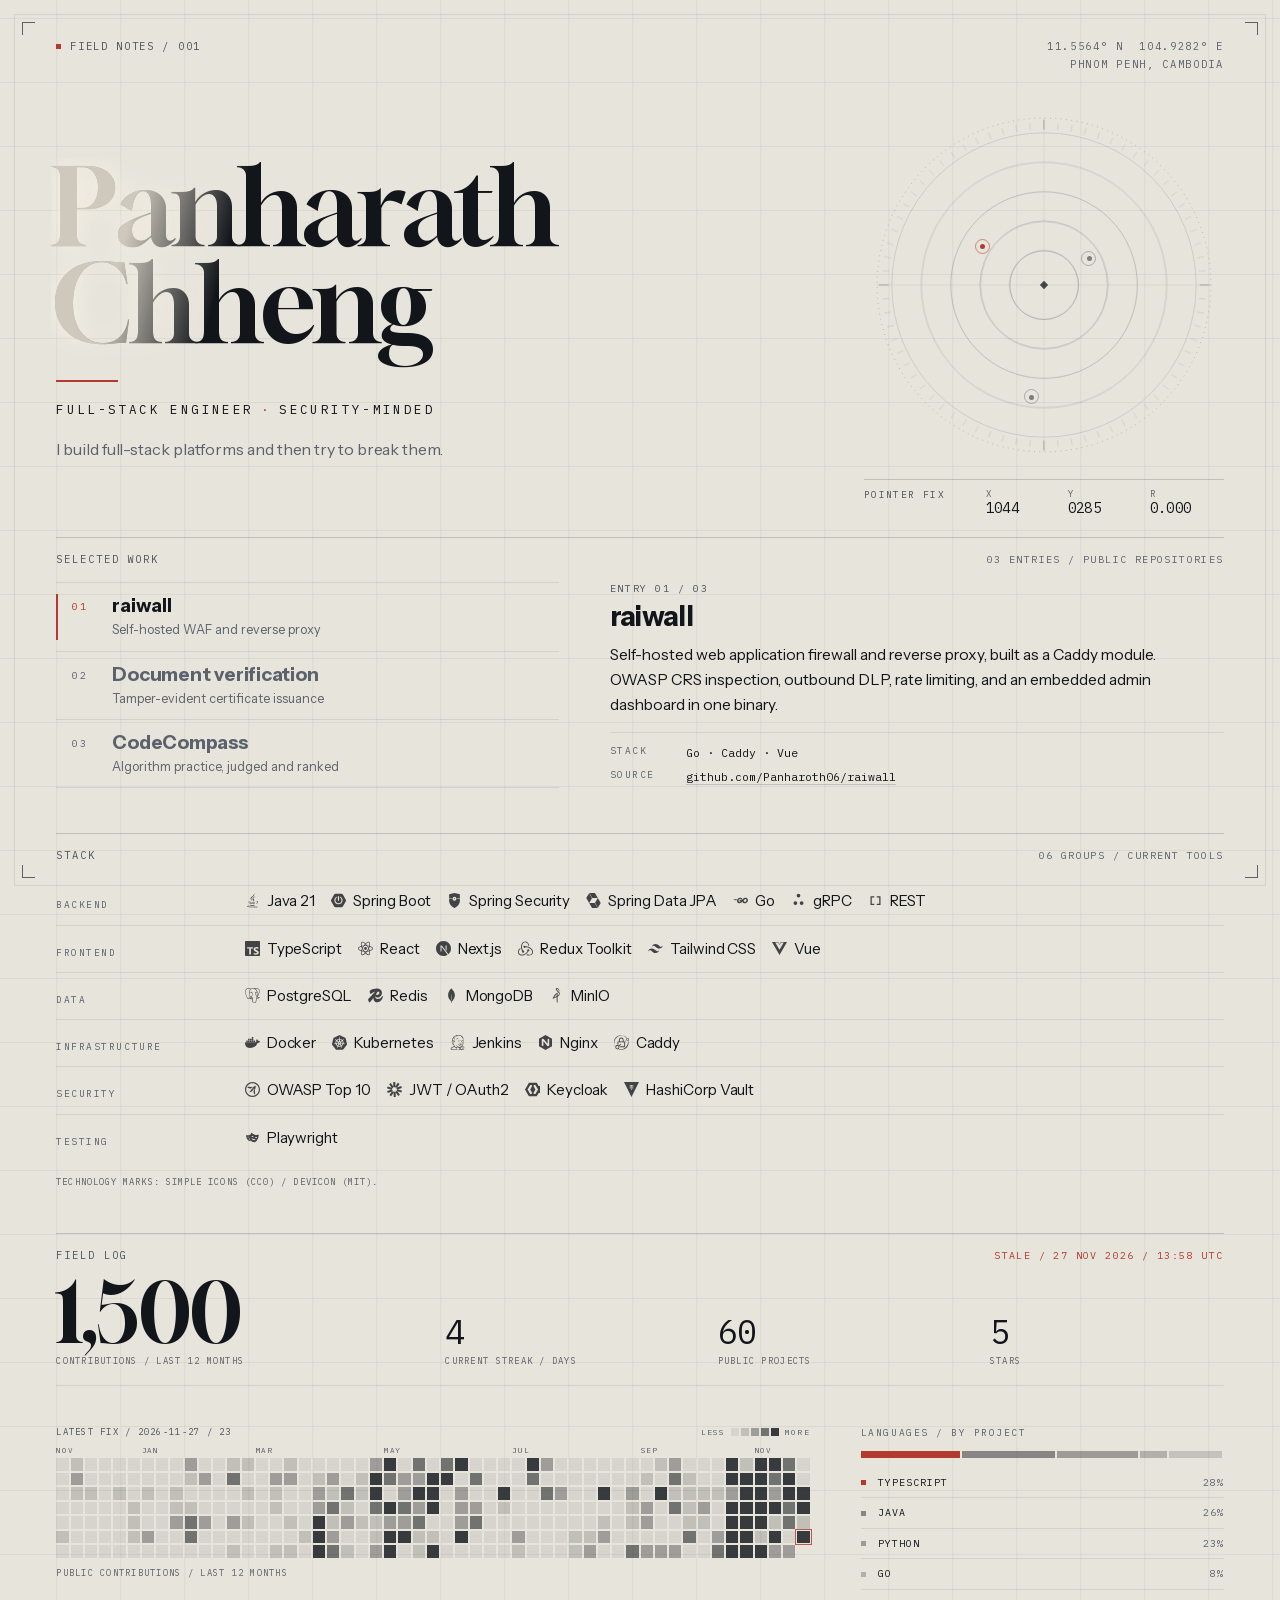
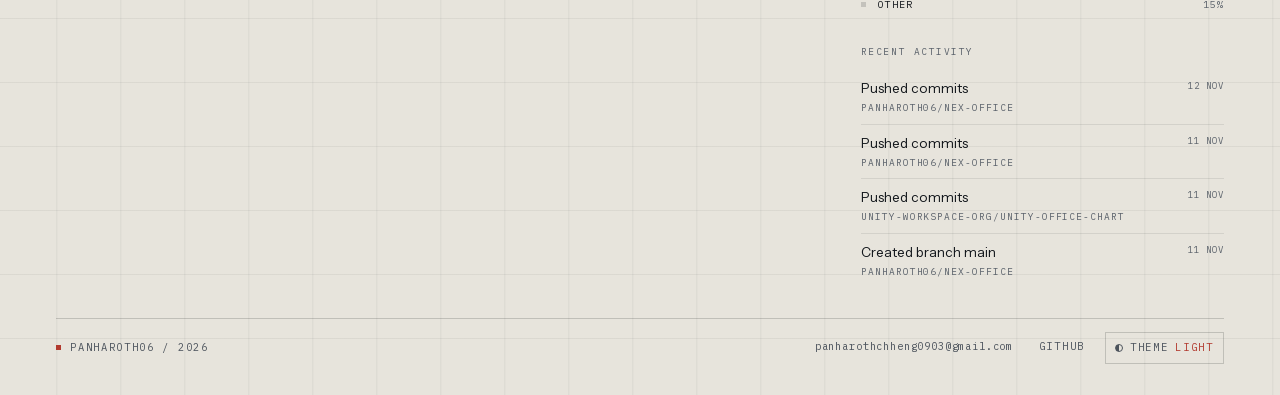
<file: docs/index.html>
<!doctype html>
<html lang="en" data-theme="light">
  <head>
    <meta charset="utf-8" />
    <meta name="viewport" content="width=device-width, initial-scale=1" />
    <title>Panharath Chheng — Field Report 001</title>
    <meta
      name="description"
      content="Panharath Chheng is a full-stack engineer in Phnom Penh who builds platforms and then tests their edges. Selected work: raiwall, document verification, CodeCompass."
    />
    <meta name="author" content="Panharath Chheng" />
    <meta name="theme-color" content="#E7E4DC" />
    <link rel="canonical" href="https://panharoth06.github.io/Panharoth06/" />
    <meta property="og:type" content="website" />
    <meta property="og:title" content="Panharath Chheng — Field Report 001" />
    <meta
      property="og:description"
      content="Full-stack engineer, security-minded. An interactive field plate: pointer readout, project nodes, and three selected works."
    />
    <meta property="og:url" content="https://panharoth06.github.io/Panharoth06/" />
    <meta property="og:image" content="https://panharoth06.github.io/Panharoth06/og.png" />
    <meta property="og:image:width" content="1200" />
    <meta property="og:image:height" content="630" />
    <meta
      property="og:image:alt"
      content="Field Report 001 — Panharath Chheng, full-stack engineer, security-minded."
    />
    <meta name="twitter:card" content="summary_large_image" />
    <meta name="twitter:title" content="Panharath Chheng — Field Report 001" />
    <meta
      name="twitter:description"
      content="Full-stack engineer, security-minded. An interactive field plate: pointer readout, project nodes, and three selected works."
    />
    <meta name="twitter:image" content="https://panharoth06.github.io/Panharoth06/og.png" />
    <link rel="icon" href="favicon.svg" type="image/svg+xml" />
    <link rel="preload" href="fonts/gloock-regular.woff2" as="font" type="font/woff2" crossorigin />
    <link rel="preload" href="fonts/ibm-plex-mono-regular.woff2" as="font" type="font/woff2" crossorigin />
    <link rel="preload" href="fonts/instrument-sans-regular.woff2" as="font" type="font/woff2" crossorigin />
    <script>
      (function () {
        var root = document.documentElement;
        root.classList.add("js");
        var saved = null;
        try {
          saved = localStorage.getItem("field-report-theme");
        } catch (e) {}
        var dark = window.matchMedia("(prefers-color-scheme: dark)").matches;
        var theme = saved === "dark" || saved === "light" ? saved : dark ? "dark" : "light";
        root.dataset.theme = theme;
        var meta = document.querySelector('meta[name="theme-color"]');
        if (meta) meta.setAttribute("content", theme === "dark" ? "#12161B" : "#E7E4DC");
      })();
    </script>
    <link rel="stylesheet" href="styles.css" />
  </head>
  <body>
    <a class="skip" href="#work">Skip to selected work</a>

    <div class="pings" id="pings" aria-hidden="true"></div>
    <div class="frame" aria-hidden="true"></div>
    <span class="corner corner--tl" aria-hidden="true"></span>
    <span class="corner corner--tr" aria-hidden="true"></span>
    <span class="corner corner--bl" aria-hidden="true"></span>
    <span class="corner corner--br" aria-hidden="true"></span>

    <div class="plate" id="plate">
      <div class="grid" aria-hidden="true"></div>

      <header class="rail rail--top">
        <p class="eyebrow"><span class="chip" aria-hidden="true"></span>Field notes / 001</p>
        <p class="coords">11.5564° N&nbsp;&nbsp;104.9282° E<br />Phnom Penh, Cambodia</p>
      </header>

      <main class="page-main">
        <div class="masthead">
          <div class="identity">
            <h1><span>Panharath</span><span>Chheng</span></h1>
            <div class="rule" aria-hidden="true"></div>
            <p class="role">
              <span class="role-part">Full-stack engineer</span><span class="sep" aria-hidden="true">·</span
              ><span class="role-part">Security-minded</span>
            </p>
            <p class="thesis">I build full-stack platforms and then try to break them.</p>
          </div>

          <div class="instrument">
            <div class="aperture">
              <svg class="aperture-svg" viewBox="0 0 440 440" aria-hidden="true" focusable="false">
                <g class="inst-axis">
                  <line x1="16" y1="220" x2="424" y2="220" />
                  <line x1="220" y1="16" x2="220" y2="424" />
                </g>

                <g class="inst-outer">
                  <circle class="inst-dash" cx="220" cy="220" r="204" />
                  <g class="inst-ticks">
                    <line
                      class="inst-tick"
                      x1="410.0"
                      y1="220.0"
                      x2="422.0"
                      y2="220.0"
                      style="--i: 0; --o: 0.34"
                      stroke-width="1.1"
                    />
                    <line
                      class="inst-tick"
                      x1="409.3"
                      y1="236.6"
                      x2="417.7"
                      y2="237.3"
                      style="--i: 1; --o: 0.16"
                      stroke-width="0.7"
                    />
                    <line
                      class="inst-tick"
                      x1="407.1"
                      y1="253.0"
                      x2="415.5"
                      y2="254.5"
                      style="--i: 2; --o: 0.16"
                      stroke-width="0.7"
                    />
                    <line
                      class="inst-tick"
                      x1="403.5"
                      y1="269.2"
                      x2="411.7"
                      y2="271.4"
                      style="--i: 3; --o: 0.16"
                      stroke-width="0.7"
                    />
                    <line
                      class="inst-tick"
                      x1="398.5"
                      y1="285.0"
                      x2="406.5"
                      y2="287.9"
                      style="--i: 4; --o: 0.16"
                      stroke-width="0.7"
                    />
                    <line
                      class="inst-tick"
                      x1="392.2"
                      y1="300.3"
                      x2="399.9"
                      y2="303.9"
                      style="--i: 5; --o: 0.16"
                      stroke-width="0.7"
                    />
                    <line
                      class="inst-tick"
                      x1="384.5"
                      y1="315.0"
                      x2="391.9"
                      y2="319.2"
                      style="--i: 6; --o: 0.16"
                      stroke-width="0.7"
                    />
                    <line
                      class="inst-tick"
                      x1="375.6"
                      y1="329.0"
                      x2="382.6"
                      y2="333.9"
                      style="--i: 7; --o: 0.16"
                      stroke-width="0.7"
                    />
                    <line
                      class="inst-tick"
                      x1="365.5"
                      y1="342.1"
                      x2="372.1"
                      y2="347.6"
                      style="--i: 8; --o: 0.16"
                      stroke-width="0.7"
                    />
                    <line
                      class="inst-tick"
                      x1="354.4"
                      y1="354.4"
                      x2="360.4"
                      y2="360.4"
                      style="--i: 9; --o: 0.16"
                      stroke-width="0.7"
                    />
                    <line
                      class="inst-tick"
                      x1="342.1"
                      y1="365.5"
                      x2="347.6"
                      y2="372.1"
                      style="--i: 10; --o: 0.16"
                      stroke-width="0.7"
                    />
                    <line
                      class="inst-tick"
                      x1="329.0"
                      y1="375.6"
                      x2="333.9"
                      y2="382.6"
                      style="--i: 11; --o: 0.16"
                      stroke-width="0.7"
                    />
                    <line
                      class="inst-tick"
                      x1="315.0"
                      y1="384.5"
                      x2="319.2"
                      y2="391.9"
                      style="--i: 12; --o: 0.16"
                      stroke-width="0.7"
                    />
                    <line
                      class="inst-tick"
                      x1="300.3"
                      y1="392.2"
                      x2="303.9"
                      y2="399.9"
                      style="--i: 13; --o: 0.16"
                      stroke-width="0.7"
                    />
                    <line
                      class="inst-tick"
                      x1="285.0"
                      y1="398.5"
                      x2="287.9"
                      y2="406.5"
                      style="--i: 14; --o: 0.16"
                      stroke-width="0.7"
                    />
                    <line
                      class="inst-tick"
                      x1="269.2"
                      y1="403.5"
                      x2="271.4"
                      y2="411.7"
                      style="--i: 15; --o: 0.16"
                      stroke-width="0.7"
                    />
                    <line
                      class="inst-tick"
                      x1="253.0"
                      y1="407.1"
                      x2="254.5"
                      y2="415.5"
                      style="--i: 16; --o: 0.16"
                      stroke-width="0.7"
                    />
                    <line
                      class="inst-tick"
                      x1="236.6"
                      y1="409.3"
                      x2="237.3"
                      y2="417.7"
                      style="--i: 17; --o: 0.16"
                      stroke-width="0.7"
                    />
                    <line
                      class="inst-tick"
                      x1="220.0"
                      y1="410.0"
                      x2="220.0"
                      y2="422.0"
                      style="--i: 18; --o: 0.34"
                      stroke-width="1.1"
                    />
                    <line
                      class="inst-tick"
                      x1="203.4"
                      y1="409.3"
                      x2="202.7"
                      y2="417.7"
                      style="--i: 19; --o: 0.16"
                      stroke-width="0.7"
                    />
                    <line
                      class="inst-tick"
                      x1="187.0"
                      y1="407.1"
                      x2="185.5"
                      y2="415.5"
                      style="--i: 20; --o: 0.16"
                      stroke-width="0.7"
                    />
                    <line
                      class="inst-tick"
                      x1="170.8"
                      y1="403.5"
                      x2="168.6"
                      y2="411.7"
                      style="--i: 21; --o: 0.16"
                      stroke-width="0.7"
                    />
                    <line
                      class="inst-tick"
                      x1="155.0"
                      y1="398.5"
                      x2="152.1"
                      y2="406.5"
                      style="--i: 22; --o: 0.16"
                      stroke-width="0.7"
                    />
                    <line
                      class="inst-tick"
                      x1="139.7"
                      y1="392.2"
                      x2="136.1"
                      y2="399.9"
                      style="--i: 23; --o: 0.16"
                      stroke-width="0.7"
                    />
                    <line
                      class="inst-tick"
                      x1="125.0"
                      y1="384.5"
                      x2="120.8"
                      y2="391.9"
                      style="--i: 24; --o: 0.16"
                      stroke-width="0.7"
                    />
                    <line
                      class="inst-tick"
                      x1="111.0"
                      y1="375.6"
                      x2="106.1"
                      y2="382.6"
                      style="--i: 25; --o: 0.16"
                      stroke-width="0.7"
                    />
                    <line
                      class="inst-tick"
                      x1="97.9"
                      y1="365.5"
                      x2="92.4"
                      y2="372.1"
                      style="--i: 26; --o: 0.16"
                      stroke-width="0.7"
                    />
                    <line
                      class="inst-tick"
                      x1="85.6"
                      y1="354.4"
                      x2="79.6"
                      y2="360.4"
                      style="--i: 27; --o: 0.16"
                      stroke-width="0.7"
                    />
                    <line
                      class="inst-tick"
                      x1="74.5"
                      y1="342.1"
                      x2="67.9"
                      y2="347.6"
                      style="--i: 28; --o: 0.16"
                      stroke-width="0.7"
                    />
                    <line
                      class="inst-tick"
                      x1="64.4"
                      y1="329.0"
                      x2="57.4"
                      y2="333.9"
                      style="--i: 29; --o: 0.16"
                      stroke-width="0.7"
                    />
                    <line
                      class="inst-tick"
                      x1="55.5"
                      y1="315.0"
                      x2="48.1"
                      y2="319.2"
                      style="--i: 30; --o: 0.16"
                      stroke-width="0.7"
                    />
                    <line
                      class="inst-tick"
                      x1="47.8"
                      y1="300.3"
                      x2="40.1"
                      y2="303.9"
                      style="--i: 31; --o: 0.16"
                      stroke-width="0.7"
                    />
                    <line
                      class="inst-tick"
                      x1="41.5"
                      y1="285.0"
                      x2="33.5"
                      y2="287.9"
                      style="--i: 32; --o: 0.16"
                      stroke-width="0.7"
                    />
                    <line
                      class="inst-tick"
                      x1="36.5"
                      y1="269.2"
                      x2="28.3"
                      y2="271.4"
                      style="--i: 33; --o: 0.16"
                      stroke-width="0.7"
                    />
                    <line
                      class="inst-tick"
                      x1="32.9"
                      y1="253.0"
                      x2="24.5"
                      y2="254.5"
                      style="--i: 34; --o: 0.16"
                      stroke-width="0.7"
                    />
                    <line
                      class="inst-tick"
                      x1="30.7"
                      y1="236.6"
                      x2="22.3"
                      y2="237.3"
                      style="--i: 35; --o: 0.16"
                      stroke-width="0.7"
                    />
                    <line
                      class="inst-tick"
                      x1="30.0"
                      y1="220.0"
                      x2="18.0"
                      y2="220.0"
                      style="--i: 36; --o: 0.34"
                      stroke-width="1.1"
                    />
                    <line
                      class="inst-tick"
                      x1="30.7"
                      y1="203.4"
                      x2="22.3"
                      y2="202.7"
                      style="--i: 37; --o: 0.16"
                      stroke-width="0.7"
                    />
                    <line
                      class="inst-tick"
                      x1="32.9"
                      y1="187.0"
                      x2="24.5"
                      y2="185.5"
                      style="--i: 38; --o: 0.16"
                      stroke-width="0.7"
                    />
                    <line
                      class="inst-tick"
                      x1="36.5"
                      y1="170.8"
                      x2="28.3"
                      y2="168.6"
                      style="--i: 39; --o: 0.16"
                      stroke-width="0.7"
                    />
                    <line
                      class="inst-tick"
                      x1="41.5"
                      y1="155.0"
                      x2="33.5"
                      y2="152.1"
                      style="--i: 40; --o: 0.16"
                      stroke-width="0.7"
                    />
                    <line
                      class="inst-tick"
                      x1="47.8"
                      y1="139.7"
                      x2="40.1"
                      y2="136.1"
                      style="--i: 41; --o: 0.16"
                      stroke-width="0.7"
                    />
                    <line
                      class="inst-tick"
                      x1="55.5"
                      y1="125.0"
                      x2="48.1"
                      y2="120.7"
                      style="--i: 42; --o: 0.16"
                      stroke-width="0.7"
                    />
                    <line
                      class="inst-tick"
                      x1="64.4"
                      y1="111.0"
                      x2="57.4"
                      y2="106.1"
                      style="--i: 43; --o: 0.16"
                      stroke-width="0.7"
                    />
                    <line
                      class="inst-tick"
                      x1="74.5"
                      y1="97.9"
                      x2="67.9"
                      y2="92.4"
                      style="--i: 44; --o: 0.16"
                      stroke-width="0.7"
                    />
                    <line
                      class="inst-tick"
                      x1="85.6"
                      y1="85.6"
                      x2="79.6"
                      y2="79.6"
                      style="--i: 45; --o: 0.16"
                      stroke-width="0.7"
                    />
                    <line
                      class="inst-tick"
                      x1="97.9"
                      y1="74.5"
                      x2="92.4"
                      y2="67.9"
                      style="--i: 46; --o: 0.16"
                      stroke-width="0.7"
                    />
                    <line
                      class="inst-tick"
                      x1="111.0"
                      y1="64.4"
                      x2="106.1"
                      y2="57.4"
                      style="--i: 47; --o: 0.16"
                      stroke-width="0.7"
                    />
                    <line
                      class="inst-tick"
                      x1="125.0"
                      y1="55.5"
                      x2="120.7"
                      y2="48.1"
                      style="--i: 48; --o: 0.16"
                      stroke-width="0.7"
                    />
                    <line
                      class="inst-tick"
                      x1="139.7"
                      y1="47.8"
                      x2="136.1"
                      y2="40.1"
                      style="--i: 49; --o: 0.16"
                      stroke-width="0.7"
                    />
                    <line
                      class="inst-tick"
                      x1="155.0"
                      y1="41.5"
                      x2="152.1"
                      y2="33.5"
                      style="--i: 50; --o: 0.16"
                      stroke-width="0.7"
                    />
                    <line
                      class="inst-tick"
                      x1="170.8"
                      y1="36.5"
                      x2="168.6"
                      y2="28.3"
                      style="--i: 51; --o: 0.16"
                      stroke-width="0.7"
                    />
                    <line
                      class="inst-tick"
                      x1="187.0"
                      y1="32.9"
                      x2="185.5"
                      y2="24.5"
                      style="--i: 52; --o: 0.16"
                      stroke-width="0.7"
                    />
                    <line
                      class="inst-tick"
                      x1="203.4"
                      y1="30.7"
                      x2="202.7"
                      y2="22.3"
                      style="--i: 53; --o: 0.16"
                      stroke-width="0.7"
                    />
                    <line
                      class="inst-tick"
                      x1="220.0"
                      y1="30.0"
                      x2="220.0"
                      y2="18.0"
                      style="--i: 54; --o: 0.34"
                      stroke-width="1.1"
                    />
                    <line
                      class="inst-tick"
                      x1="236.6"
                      y1="30.7"
                      x2="237.3"
                      y2="22.3"
                      style="--i: 55; --o: 0.16"
                      stroke-width="0.7"
                    />
                    <line
                      class="inst-tick"
                      x1="253.0"
                      y1="32.9"
                      x2="254.5"
                      y2="24.5"
                      style="--i: 56; --o: 0.16"
                      stroke-width="0.7"
                    />
                    <line
                      class="inst-tick"
                      x1="269.2"
                      y1="36.5"
                      x2="271.4"
                      y2="28.3"
                      style="--i: 57; --o: 0.16"
                      stroke-width="0.7"
                    />
                    <line
                      class="inst-tick"
                      x1="285.0"
                      y1="41.5"
                      x2="287.9"
                      y2="33.5"
                      style="--i: 58; --o: 0.16"
                      stroke-width="0.7"
                    />
                    <line
                      class="inst-tick"
                      x1="300.3"
                      y1="47.8"
                      x2="303.9"
                      y2="40.1"
                      style="--i: 59; --o: 0.16"
                      stroke-width="0.7"
                    />
                    <line
                      class="inst-tick"
                      x1="315.0"
                      y1="55.5"
                      x2="319.2"
                      y2="48.1"
                      style="--i: 60; --o: 0.16"
                      stroke-width="0.7"
                    />
                    <line
                      class="inst-tick"
                      x1="329.0"
                      y1="64.4"
                      x2="333.9"
                      y2="57.4"
                      style="--i: 61; --o: 0.16"
                      stroke-width="0.7"
                    />
                    <line
                      class="inst-tick"
                      x1="342.1"
                      y1="74.5"
                      x2="347.6"
                      y2="67.9"
                      style="--i: 62; --o: 0.16"
                      stroke-width="0.7"
                    />
                    <line
                      class="inst-tick"
                      x1="354.4"
                      y1="85.6"
                      x2="360.4"
                      y2="79.6"
                      style="--i: 63; --o: 0.16"
                      stroke-width="0.7"
                    />
                    <line
                      class="inst-tick"
                      x1="365.5"
                      y1="97.9"
                      x2="372.1"
                      y2="92.4"
                      style="--i: 64; --o: 0.16"
                      stroke-width="0.7"
                    />
                    <line
                      class="inst-tick"
                      x1="375.6"
                      y1="111.0"
                      x2="382.6"
                      y2="106.1"
                      style="--i: 65; --o: 0.16"
                      stroke-width="0.7"
                    />
                    <line
                      class="inst-tick"
                      x1="384.5"
                      y1="125.0"
                      x2="391.9"
                      y2="120.7"
                      style="--i: 66; --o: 0.16"
                      stroke-width="0.7"
                    />
                    <line
                      class="inst-tick"
                      x1="392.2"
                      y1="139.7"
                      x2="399.9"
                      y2="136.1"
                      style="--i: 67; --o: 0.16"
                      stroke-width="0.7"
                    />
                    <line
                      class="inst-tick"
                      x1="398.5"
                      y1="155.0"
                      x2="406.5"
                      y2="152.1"
                      style="--i: 68; --o: 0.16"
                      stroke-width="0.7"
                    />
                    <line
                      class="inst-tick"
                      x1="403.5"
                      y1="170.8"
                      x2="411.7"
                      y2="168.6"
                      style="--i: 69; --o: 0.16"
                      stroke-width="0.7"
                    />
                    <line
                      class="inst-tick"
                      x1="407.1"
                      y1="187.0"
                      x2="415.5"
                      y2="185.5"
                      style="--i: 70; --o: 0.16"
                      stroke-width="0.7"
                    />
                    <line
                      class="inst-tick"
                      x1="409.3"
                      y1="203.4"
                      x2="417.7"
                      y2="202.7"
                      style="--i: 71; --o: 0.16"
                      stroke-width="0.7"
                    />
                  </g>
                </g>

                <g class="inst-rings">
                  <circle class="inst-ring" cx="220" cy="220" r="42" pathLength="1" style="--o: 0.34; --d: 0.55s" />
                  <circle class="inst-ring" cx="220" cy="220" r="78" pathLength="1" style="--o: 0.28; --d: 0.63s" />
                  <circle class="inst-ring" cx="220" cy="220" r="114" pathLength="1" style="--o: 0.23; --d: 0.71s" />
                  <circle class="inst-ring" cx="220" cy="220" r="150" pathLength="1" style="--o: 0.18; --d: 0.79s" />
                  <circle class="inst-ring" cx="220" cy="220" r="186" pathLength="1" style="--o: 0.14; --d: 0.87s" />
                </g>

                <g class="inst-center">
                  <rect x="216.4" y="216.4" width="7.2" height="7.2" transform="rotate(45 220 220)" />
                  <circle cx="220" cy="220" r="0.9" />
                </g>

                <g class="inst-reticle" id="reticle">
                  <line x1="-16" y1="0" x2="-6" y2="0" />
                  <line x1="6" y1="0" x2="16" y2="0" />
                  <line x1="0" y1="-16" x2="0" y2="-6" />
                  <line x1="0" y1="6" x2="0" y2="16" />
                  <circle cx="0" cy="0" r="7" />
                  <circle class="reticle-dot" cx="0" cy="0" r="1.7" />
                </g>
              </svg>

              <div class="nodes" role="group" aria-label="Project nodes">
                <button
                  class="node node--raiwall"
                  type="button"
                  data-project="raiwall"
                  aria-pressed="true"
                  aria-controls="details"
                  aria-label="raiwall"
                >
                  <span class="node-tag" aria-hidden="true">raiwall</span>
                </button>
                <button
                  class="node node--document"
                  type="button"
                  data-project="document-verification-backend"
                  aria-pressed="false"
                  aria-controls="details"
                  aria-label="Document verification"
                >
                  <span class="node-tag" aria-hidden="true">document verification</span>
                </button>
                <button
                  class="node node--compass"
                  type="button"
                  data-project="code-compass-backend"
                  aria-pressed="false"
                  aria-controls="details"
                  aria-label="CodeCompass"
                >
                  <span class="node-tag" aria-hidden="true">CodeCompass</span>
                </button>
              </div>
            </div>

            <div class="readout" aria-hidden="true">
              <p class="readout-label" id="fix-label">Pointer fix</p>
              <dl class="readout-values">
                <div>
                  <dt>X</dt>
                  <dd id="rd-x">----</dd>
                </div>
                <div>
                  <dt>Y</dt>
                  <dd id="rd-y">----</dd>
                </div>
                <div>
                  <dt>R</dt>
                  <dd id="rd-r">0.000</dd>
                </div>
              </dl>
            </div>
          </div>
        </div>

        <section class="work" id="work" aria-labelledby="work-title">
          <div class="section-head">
            <h2 id="work-title">Selected work</h2>
            <p class="section-meta">03 entries / public repositories</p>
          </div>

          <div class="work-body">
            <ol class="entries">
              <li>
                <button class="entry" type="button" data-project="raiwall" aria-pressed="true" aria-controls="details">
                  <span class="entry-no">01</span>
                  <span class="entry-main">
                    <span class="entry-name">raiwall</span>
                    <span class="entry-note">Self-hosted WAF and reverse proxy</span>
                  </span>
                </button>
              </li>
              <li>
                <button
                  class="entry"
                  type="button"
                  data-project="document-verification-backend"
                  aria-pressed="false"
                  aria-controls="details"
                >
                  <span class="entry-no">02</span>
                  <span class="entry-main">
                    <span class="entry-name">Document verification</span>
                    <span class="entry-note">Tamper-evident certificate issuance</span>
                  </span>
                </button>
              </li>
              <li>
                <button
                  class="entry"
                  type="button"
                  data-project="code-compass-backend"
                  aria-pressed="false"
                  aria-controls="details"
                >
                  <span class="entry-no">03</span>
                  <span class="entry-main">
                    <span class="entry-name">CodeCompass</span>
                    <span class="entry-note">Algorithm practice, judged and ranked</span>
                  </span>
                </button>
              </li>
            </ol>

            <div class="details" id="details">
              <article class="detail is-active" data-project="raiwall" id="raiwall">
                <p class="detail-kicker">Entry 01 / 03</p>
                <h3>raiwall</h3>
                <p class="detail-desc">
                  Self-hosted web application firewall and reverse proxy, built as a Caddy module. OWASP CRS inspection,
                  outbound DLP, rate limiting, and an embedded admin dashboard in one binary.
                </p>
                <dl class="specs">
                  <div>
                    <dt>Stack</dt>
                    <dd>Go · Caddy · Vue</dd>
                  </div>
                  <div>
                    <dt>Source</dt>
                    <dd>
                      <a href="https://github.com/Panharoth06/raiwall" target="_blank" rel="noopener noreferrer"
                        ><span class="source-full">github.com/Panharoth06/raiwall</span
                        ><span class="source-short">Open repository</span></a
                      >
                    </dd>
                  </div>
                </dl>
              </article>

              <article class="detail" data-project="document-verification-backend" id="document-verification-backend">
                <p class="detail-kicker">Entry 02 / 03</p>
                <h3>Document verification</h3>
                <p class="detail-desc">
                  Tamper-evident certificate issuance and verification. Playwright renders the document; a SHA-256
                  digest proves it hasn't changed since.
                </p>
                <dl class="specs">
                  <div>
                    <dt>Stack</dt>
                    <dd>Java 21 · Spring Boot · PostgreSQL · Playwright</dd>
                  </div>
                  <div>
                    <dt>Source</dt>
                    <dd>
                      <a
                        href="https://github.com/Panharoth06/document-verification-backend"
                        target="_blank"
                        rel="noopener noreferrer"
                        ><span class="source-full">github.com/Panharoth06/document-verification-backend</span
                        ><span class="source-short">Open repository</span></a
                      >
                    </dd>
                  </div>
                </dl>
              </article>

              <article class="detail" data-project="code-compass-backend" id="code-compass-backend">
                <p class="detail-kicker">Entry 03 / 03</p>
                <h3>CodeCompass</h3>
                <p class="detail-desc">
                  Algorithm-practice platform with automated judging, packages, badges, and leaderboards. Built by a
                  small team I led.
                </p>
                <dl class="specs">
                  <div>
                    <dt>Stack</dt>
                    <dd>Spring Boot · Next.js · PostgreSQL</dd>
                  </div>
                  <div>
                    <dt>Source</dt>
                    <dd>
                      <a
                        href="https://github.com/Panharoth06/code-compass-backend"
                        target="_blank"
                        rel="noopener noreferrer"
                        ><span class="source-full">github.com/Panharoth06/code-compass-backend</span
                        ><span class="source-short">Open repository</span></a
                      >
                    </dd>
                  </div>
                </dl>
              </article>
            </div>
          </div>
        </section>

        <section class="stack" id="stack" aria-labelledby="stack-title">
          <div class="section-head">
            <h2 id="stack-title">Stack</h2>
            <p class="section-meta">06 groups / current tools</p>
          </div>

          <div class="stack-body">
            <div class="stack-group">
              <h3>Backend</h3>
              <ul class="tech-list">
                <li class="tech">
                  <svg class="tech-icon" viewBox="0 0 24 24" aria-hidden="true" focusable="false">
                    <use href="icons.svg#icon-java"></use></svg
                  ><span>Java 21</span>
                </li>
                <li class="tech">
                  <svg class="tech-icon" viewBox="0 0 24 24" aria-hidden="true" focusable="false">
                    <use href="icons.svg#icon-springboot"></use></svg
                  ><span>Spring Boot</span>
                </li>
                <li class="tech">
                  <svg class="tech-icon" viewBox="0 0 24 24" aria-hidden="true" focusable="false">
                    <use href="icons.svg#icon-springsecurity"></use></svg
                  ><span>Spring Security</span>
                </li>
                <li class="tech">
                  <svg class="tech-icon" viewBox="0 0 24 24" aria-hidden="true" focusable="false">
                    <use href="icons.svg#icon-springdata"></use></svg
                  ><span>Spring Data JPA</span>
                </li>
                <li class="tech">
                  <svg class="tech-icon" viewBox="0 0 24 24" aria-hidden="true" focusable="false">
                    <use href="icons.svg#icon-go"></use></svg
                  ><span>Go</span>
                </li>
                <li class="tech">
                  <svg class="tech-icon" viewBox="0 0 24 24" aria-hidden="true" focusable="false">
                    <use href="icons.svg#icon-grpc"></use></svg
                  ><span>gRPC</span>
                </li>
                <li class="tech">
                  <svg class="tech-icon" viewBox="0 0 24 24" aria-hidden="true" focusable="false">
                    <use href="icons.svg#icon-rest"></use></svg
                  ><span>REST</span>
                </li>
              </ul>
            </div>
            <div class="stack-group">
              <h3>Frontend</h3>
              <ul class="tech-list">
                <li class="tech">
                  <svg class="tech-icon" viewBox="0 0 24 24" aria-hidden="true" focusable="false">
                    <use href="icons.svg#icon-typescript"></use></svg
                  ><span>TypeScript</span>
                </li>
                <li class="tech">
                  <svg class="tech-icon" viewBox="0 0 24 24" aria-hidden="true" focusable="false">
                    <use href="icons.svg#icon-react"></use></svg
                  ><span>React</span>
                </li>
                <li class="tech">
                  <svg class="tech-icon" viewBox="0 0 24 24" aria-hidden="true" focusable="false">
                    <use href="icons.svg#icon-nextjs"></use></svg
                  ><span>Next.js</span>
                </li>
                <li class="tech">
                  <svg class="tech-icon" viewBox="0 0 24 24" aria-hidden="true" focusable="false">
                    <use href="icons.svg#icon-redux"></use></svg
                  ><span>Redux Toolkit</span>
                </li>
                <li class="tech">
                  <svg class="tech-icon" viewBox="0 0 24 24" aria-hidden="true" focusable="false">
                    <use href="icons.svg#icon-tailwind"></use></svg
                  ><span>Tailwind CSS</span>
                </li>
                <li class="tech">
                  <svg class="tech-icon" viewBox="0 0 24 24" aria-hidden="true" focusable="false">
                    <use href="icons.svg#icon-vue"></use></svg
                  ><span>Vue</span>
                </li>
              </ul>
            </div>
            <div class="stack-group">
              <h3>Data</h3>
              <ul class="tech-list">
                <li class="tech">
                  <svg class="tech-icon" viewBox="0 0 24 24" aria-hidden="true" focusable="false">
                    <use href="icons.svg#icon-postgresql"></use></svg
                  ><span>PostgreSQL</span>
                </li>
                <li class="tech">
                  <svg class="tech-icon" viewBox="0 0 24 24" aria-hidden="true" focusable="false">
                    <use href="icons.svg#icon-redis"></use></svg
                  ><span>Redis</span>
                </li>
                <li class="tech">
                  <svg class="tech-icon" viewBox="0 0 24 24" aria-hidden="true" focusable="false">
                    <use href="icons.svg#icon-mongodb"></use></svg
                  ><span>MongoDB</span>
                </li>
                <li class="tech">
                  <svg class="tech-icon" viewBox="0 0 24 24" aria-hidden="true" focusable="false">
                    <use href="icons.svg#icon-minio"></use></svg
                  ><span>MinIO</span>
                </li>
              </ul>
            </div>
            <div class="stack-group">
              <h3>Infrastructure</h3>
              <ul class="tech-list">
                <li class="tech">
                  <svg class="tech-icon" viewBox="0 0 24 24" aria-hidden="true" focusable="false">
                    <use href="icons.svg#icon-docker"></use></svg
                  ><span>Docker</span>
                </li>
                <li class="tech">
                  <svg class="tech-icon" viewBox="0 0 24 24" aria-hidden="true" focusable="false">
                    <use href="icons.svg#icon-kubernetes"></use></svg
                  ><span>Kubernetes</span>
                </li>
                <li class="tech">
                  <svg class="tech-icon" viewBox="0 0 24 24" aria-hidden="true" focusable="false">
                    <use href="icons.svg#icon-jenkins"></use></svg
                  ><span>Jenkins</span>
                </li>
                <li class="tech">
                  <svg class="tech-icon" viewBox="0 0 24 24" aria-hidden="true" focusable="false">
                    <use href="icons.svg#icon-nginx"></use></svg
                  ><span>Nginx</span>
                </li>
                <li class="tech">
                  <svg class="tech-icon" viewBox="0 0 24 24" aria-hidden="true" focusable="false">
                    <use href="icons.svg#icon-caddy"></use></svg
                  ><span>Caddy</span>
                </li>
              </ul>
            </div>
            <div class="stack-group">
              <h3>Security</h3>
              <ul class="tech-list">
                <li class="tech">
                  <svg class="tech-icon" viewBox="0 0 24 24" aria-hidden="true" focusable="false">
                    <use href="icons.svg#icon-owasp"></use></svg
                  ><span>OWASP Top 10</span>
                </li>
                <li class="tech">
                  <svg class="tech-icon" viewBox="0 0 24 24" aria-hidden="true" focusable="false">
                    <use href="icons.svg#icon-jwt"></use></svg
                  ><span>JWT / OAuth2</span>
                </li>
                <li class="tech">
                  <svg class="tech-icon" viewBox="0 0 24 24" aria-hidden="true" focusable="false">
                    <use href="icons.svg#icon-keycloak"></use></svg
                  ><span>Keycloak</span>
                </li>
                <li class="tech">
                  <svg class="tech-icon" viewBox="0 0 24 24" aria-hidden="true" focusable="false">
                    <use href="icons.svg#icon-vault"></use></svg
                  ><span>HashiCorp Vault</span>
                </li>
              </ul>
            </div>
            <div class="stack-group">
              <h3>Testing</h3>
              <ul class="tech-list">
                <li class="tech">
                  <svg class="tech-icon" viewBox="0 0 24 24" aria-hidden="true" focusable="false">
                    <use href="icons.svg#icon-playwright"></use></svg
                  ><span>Playwright</span>
                </li>
              </ul>
            </div>
          </div>

          <p class="stack-credit">Technology marks: Simple Icons (CC0) / Devicon (MIT).</p>
        </section>

        <section class="activity" id="activity" aria-labelledby="activity-title">
          <div class="section-head">
            <h2 id="activity-title">Field log</h2>
            <p class="section-meta" id="activity-sync">Awaiting sync</p>
          </div>

          <div class="activity-body" id="activity-body" hidden>
            <div class="activity-figures">
              <div class="figure figure--lead">
                <p class="figure-value" id="act-total">—</p>
                <p class="figure-label">Contributions / last 12 months</p>
              </div>
              <div class="figure">
                <p class="figure-value" id="act-streak">—</p>
                <p class="figure-label">Current streak / days</p>
              </div>
              <div class="figure">
                <p class="figure-value" id="act-repos">—</p>
                <p class="figure-label">Public projects</p>
              </div>
              <div class="figure">
                <p class="figure-value" id="act-stars">—</p>
                <p class="figure-label">Stars</p>
              </div>
            </div>

            <div class="activity-grid">
              <div class="heatmap-block">
                <div class="heatmap-head">
                  <p class="heatmap-readout" id="heatmap-readout">Latest fix / —</p>
                  <p class="heatmap-legend" aria-hidden="true">
                    Less
                    <span class="legend-swatches"><i></i><i></i><i></i><i></i><i></i></span>
                    More
                  </p>
                </div>
                <div class="heatmap-months" id="heatmap-months" aria-hidden="true"></div>
                <div
                  class="heatmap"
                  id="heatmap"
                  role="img"
                  aria-label="Public GitHub contribution matrix for the last 12 months."
                ></div>
                <p class="heatmap-note">Public contributions / last 12 months</p>
              </div>

              <div class="activity-side">
                <div class="languages-block">
                  <h3>Languages / by project</h3>
                  <div class="language-bar" id="language-bar" aria-hidden="true"></div>
                  <ul class="language-list" id="language-list"></ul>
                </div>

                <div class="recent-block" id="recent-block">
                  <h3>Recent activity</h3>
                  <ol class="recent-list" id="recent-list"></ol>
                </div>
              </div>
            </div>
          </div>

          <p class="activity-empty" id="activity-empty">No signal yet. The daily sync will populate this log.</p>
        </section>

        <p class="sr-only" id="selection-status" aria-live="polite"></p>
      </main>

      <footer class="rail rail--bottom">
        <p class="footer-id"><span class="chip" aria-hidden="true"></span>Panharoth06 / 2026</p>
        <div class="footer-links">
          <a href="mailto:panharothchheng0903@gmail.com">panharothchheng0903@gmail.com</a>
          <a href="https://github.com/Panharoth06" target="_blank" rel="noopener noreferrer">GitHub</a>
        </div>
        <button class="theme" id="theme" type="button" aria-pressed="false">
          <span class="theme-mark" aria-hidden="true"></span>
          Theme <span class="theme-value" id="theme-value">Light</span>
        </button>
      </footer>
    </div>

    <script src="app.js"></script>
    <script type="application/ld+json">
      {
        "@context": "https://schema.org",
        "@type": "Person",
        "name": "Panharath Chheng",
        "jobTitle": "Full-stack engineer",
        "email": "panharothchheng0903@gmail.com",
        "url": "https://panharoth06.github.io/Panharoth06/",
        "sameAs": ["https://github.com/Panharoth06"],
        "address": {
          "@type": "PostalAddress",
          "addressLocality": "Phnom Penh",
          "addressCountry": "KH"
        }
      }
    </script>
  </body>
</html>
</file>
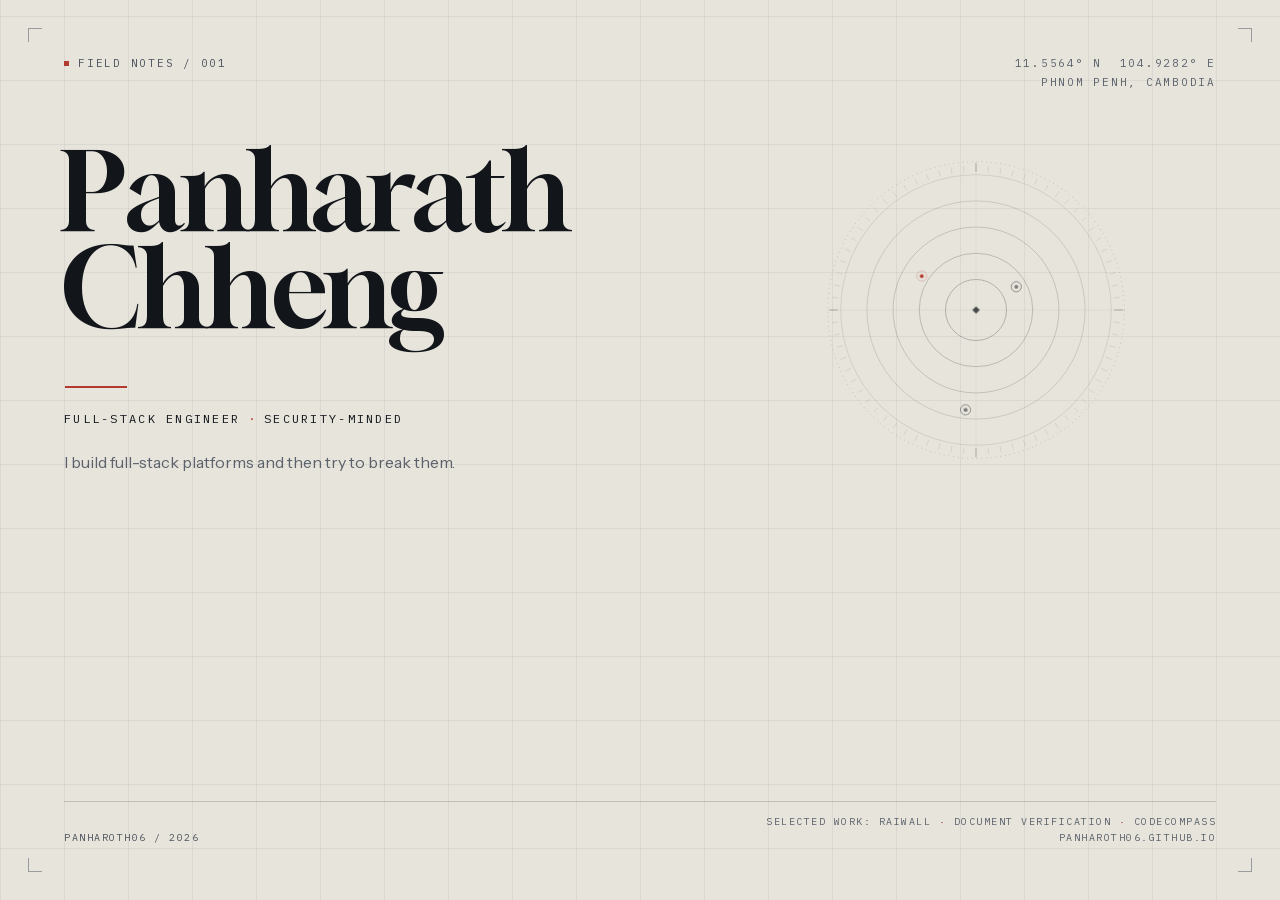
<file: assets/src/og.html>
<!doctype html>
<!-- Source for docs/og.png. Serve the repo root, open
     /assets/src/og.html at 1200x630, and screenshot to docs/og.png. -->
<html lang="en">
<head>
<meta charset="utf-8">
<style>
  @font-face { font-family: "Gloock"; src: url("../../docs/fonts/gloock-regular.woff2") format("woff2"); }
  @font-face { font-family: "Plex"; src: url("../../docs/fonts/ibm-plex-mono-regular.woff2") format("woff2"); }
  @font-face { font-family: "Sans"; src: url("../../docs/fonts/instrument-sans-regular.woff2") format("woff2"); }
  @font-face { font-family: "Sans"; src: url("../../docs/fonts/instrument-sans-bold.woff2") format("woff2"); font-weight: 600; }
  * { box-sizing: border-box; margin: 0; padding: 0; }
  html, body { width: 1200px; height: 630px; overflow: hidden; }
  body {
    background: #E7E4DC; color: #12161B; font-family: "Sans", sans-serif;
    -webkit-font-smoothing: antialiased;
  }
  .grid {
    position: absolute; inset: 0;
    background-image:
      linear-gradient(to right, rgba(18,22,27,.055) 1px, transparent 1px),
      linear-gradient(to bottom, rgba(18,22,27,.055) 1px, transparent 1px);
    background-size: 64px 64px; background-position: 64px 16px;
  }
  .reg { position: absolute; width: 14px; height: 14px; opacity: .55; }
  .reg::before, .reg::after { content: ""; position: absolute; background: #5B626B; }
  .reg::before { width: 14px; height: 1px; }
  .reg::after { width: 1px; height: 14px; }
  .tl { left: 28px; top: 28px; }
  .tr { right: 28px; top: 28px; transform: scaleX(-1); }
  .bl { left: 28px; bottom: 28px; transform: scaleY(-1); }
  .br { right: 28px; bottom: 28px; transform: scale(-1); }
  header {
    position: absolute; left: 64px; right: 64px; top: 54px;
    display: flex; justify-content: space-between; align-items: flex-start;
    font-family: "Plex", monospace; font-size: 11px; line-height: 1.7;
    letter-spacing: .16em; text-transform: uppercase; color: #4C535C;
  }
  .eyebrow { display: flex; gap: 9px; align-items: center; }
  .chip { width: 5px; height: 5px; background: #B23A2E; }
  .coords { text-align: right; color: #5B626B; }
  h1 {
    position: absolute; left: 60px; top: 142px;
    font-family: "Gloock", serif; font-weight: 400; font-size: 108px;
    line-height: .9; letter-spacing: -.02em;
  }
  h1 span { display: block; }
  .rule { position: absolute; left: 65px; top: 386px; width: 62px; height: 2px; background: #B23A2E; }
  .role {
    position: absolute; left: 64px; top: 411px;
    font-family: "Plex", monospace; font-size: 12px; letter-spacing: .19em;
    text-transform: uppercase; color: #12161B;
  }
  .role b { color: #B23A2E; font-weight: 400; padding: 0 .6em; }
  .thesis {
    position: absolute; left: 64px; top: 450px; max-width: 520px;
    font-size: 16px; line-height: 1.55; color: #5B626B;
  }
  .aperture { position: absolute; left: 816px; top: 150px; width: 320px; height: 320px; }
  .aperture svg { width: 100%; height: 100%; overflow: visible; }
  footer {
    position: absolute; left: 64px; right: 64px; bottom: 54px;
    display: flex; justify-content: space-between; align-items: flex-end;
    padding-top: 12px; border-top: 1px solid rgba(18,22,27,.18);
    font-family: "Plex", monospace; font-size: 10px; line-height: 1.6;
    letter-spacing: .15em; text-transform: uppercase; color: #4C535C;
  }
  footer .right { text-align: right; color: #5B626B; }
  footer b { font-weight: 400; color: #B23A2E; }
</style>
</head>
<body>
<div class="grid"></div>
<span class="reg tl"></span><span class="reg tr"></span><span class="reg bl"></span><span class="reg br"></span>
<header>
  <p class="eyebrow"><span class="chip"></span>Field notes / 001</p>
  <p class="coords">11.5564° N&nbsp;&nbsp;104.9282° E<br>Phnom Penh, Cambodia</p>
</header>
<h1><span>Panharath</span><span>Chheng</span></h1>
<div class="rule"></div>
<p class="role">Full-stack engineer<b>·</b>Security-minded</p>
<p class="thesis">I build full-stack platforms and then try to break them.</p>

<div class="aperture">
  <svg viewBox="0 0 440 440" aria-hidden="true">
    <g stroke="#12161B" stroke-width=".6" opacity=".10">
      <line x1="16" y1="220" x2="424" y2="220"/>
      <line x1="220" y1="16" x2="220" y2="424"/>
    </g>
    <g id="ticks" stroke="#12161B"></g>
    <g fill="none" stroke="#12161B">
      <circle cx="220" cy="220" r="42" opacity=".34"/>
      <circle cx="220" cy="220" r="78" opacity=".28"/>
      <circle cx="220" cy="220" r="114" opacity=".23"/>
      <circle cx="220" cy="220" r="150" opacity=".18"/>
      <circle cx="220" cy="220" r="186" opacity=".14"/>
      <circle cx="220" cy="220" r="204" opacity=".30" stroke-dasharray="1 5.5"/>
    </g>
    <g fill="none" stroke="#12161B" opacity=".55">
      <circle cx="145.4" cy="173.4" r="7" stroke="#B23A2E" opacity=".55"/>
      <circle cx="205.6" cy="357.2" r="7"/>
      <circle cx="275.4" cy="188" r="7"/>
    </g>
    <circle cx="145.4" cy="173.4" r="2.6" fill="#B23A2E"/>
    <circle cx="205.6" cy="357.2" r="2.6" fill="#12161B" opacity=".55"/>
    <circle cx="275.4" cy="188" r="2.6" fill="#12161B" opacity=".55"/>
    <rect x="216.4" y="216.4" width="7.2" height="7.2" fill="#12161B" opacity=".75" transform="rotate(45 220 220)"/>
  </svg>
</div>

<footer>
  <p>Panharoth06 / 2026</p>
  <p class="right">Selected work: raiwall <b>·</b> document verification <b>·</b> CodeCompass<br>panharoth06.github.io</p>
</footer>

<script>
  const g = document.getElementById("ticks");
  const cx = 220, cy = 220;
  for (let i = 0; i < 72; i++) {
    const a = (i * 5) * Math.PI / 180;
    const major = i % 18 === 0;
    const r1 = 190, r2 = major ? 202 : 198.5;
    const l = document.createElementNS("http://www.w3.org/2000/svg", "line");
    l.setAttribute("x1", (cx + Math.cos(a) * r1).toFixed(1));
    l.setAttribute("y1", (cy + Math.sin(a) * r1).toFixed(1));
    l.setAttribute("x2", (cx + Math.cos(a) * r2).toFixed(1));
    l.setAttribute("y2", (cy + Math.sin(a) * r2).toFixed(1));
    l.setAttribute("stroke-width", major ? "1.1" : "0.7");
    l.setAttribute("opacity", major ? "0.34" : "0.16");
    g.appendChild(l);
  }
</script>
</body>
</html>
</file>
<file: docs/styles.css>
@font-face {
  font-family: "Gloock";
  src: url("fonts/gloock-regular.woff2") format("woff2");
  font-weight: 400;
  font-style: normal;
  font-display: swap;
}
@font-face {
  font-family: "IBM Plex Mono";
  src: url("fonts/ibm-plex-mono-regular.woff2") format("woff2");
  font-weight: 400;
  font-style: normal;
  font-display: swap;
}
@font-face {
  font-family: "Instrument Sans";
  src: url("fonts/instrument-sans-regular.woff2") format("woff2");
  font-weight: 400;
  font-style: normal;
  font-display: swap;
}
@font-face {
  font-family: "Instrument Sans";
  src: url("fonts/instrument-sans-bold.woff2") format("woff2");
  font-weight: 600;
  font-style: normal;
  font-display: swap;
}

:root {
  color-scheme: light;
  --paper: #E7E4DC;
  --ink: #12161B;
  --quiet: #5B626B;
  --micro: #4C535C;
  --accent: #B23A2E;
  --accent-ink: #B23A2E;
  --grid: rgba(18, 22, 27, 0.055);
  --rule: rgba(18, 22, 27, 0.18);
  --rule-soft: rgba(18, 22, 27, 0.09);
  --wash: rgba(18, 22, 27, 0.035);
  --selection: rgba(178, 58, 46, 0.18);
  --shine: #FFF7E6;
  --shine-opacity: 0.80;

  --display: "Gloock", Georgia, "Times New Roman", serif;
  --mono: "IBM Plex Mono", ui-monospace, SFMono-Regular, Menlo, monospace;
  --sans: "Instrument Sans", system-ui, -apple-system, "Segoe UI", sans-serif;

  --ease: cubic-bezier(0.22, 1, 0.36, 1);
  --pad-x: clamp(22px, 4.4vw, 64px);
  --pad-y: clamp(26px, 4.2vh, 46px);
  --cell: 64px;
  --inst: clamp(250px, min(34vw, 40vh), 410px);
}

html[data-theme="dark"] {
  color-scheme: dark;
  --paper: #12161B;
  --ink: #E7E4DC;
  --quiet: #9AA0A6;
  --micro: #B4B8BC;
  --accent: #D2493C;
  --accent-ink: #E06A5C;
  --grid: rgba(231, 228, 220, 0.05);
  --rule: rgba(231, 228, 220, 0.20);
  --rule-soft: rgba(231, 228, 220, 0.10);
  --wash: rgba(231, 228, 220, 0.04);
  --selection: rgba(210, 73, 60, 0.22);
  --shine: #FFF3DA;
  --shine-opacity: 0.68;
}

*,
*::before,
*::after {
  box-sizing: border-box;
}

html {
  -webkit-text-size-adjust: 100%;
}

body {
  margin: 0;
  background: var(--paper);
  color: var(--ink);
  font-family: var(--sans);
  font-size: 16px;
  line-height: 1.55;
  -webkit-font-smoothing: antialiased;
  -moz-osx-font-smoothing: grayscale;
  text-rendering: optimizeLegibility;
  transition: background-color 0.4s ease, color 0.4s ease;
}

::selection {
  background: var(--accent);
  color: var(--paper);
}

a {
  color: inherit;
}

p,
h1,
h2,
h3,
dl,
dd {
  margin: 0;
}

button {
  font: inherit;
  color: inherit;
}

:focus-visible {
  outline: 2px solid var(--accent);
  outline-offset: 4px;
}

.sr-only {
  position: absolute;
  width: 1px;
  height: 1px;
  padding: 0;
  margin: -1px;
  overflow: hidden;
  clip: rect(0 0 0 0);
  white-space: nowrap;
  border: 0;
}

.skip {
  position: fixed;
  left: 16px;
  top: 16px;
  z-index: 120;
  transform: translateY(-180%);
  background: var(--ink);
  color: var(--paper);
  font-family: var(--mono);
  font-size: 11px;
  line-height: 1;
  letter-spacing: 0.14em;
  text-transform: uppercase;
  text-decoration: none;
  padding: 11px 13px;
  transition: transform 0.2s ease;
}

.skip:focus {
  transform: none;
}

/* ---------- fixed plate frame ---------- */

.frame {
  position: fixed;
  inset: 14px;
  border: 1px solid var(--rule-soft);
  pointer-events: none;
  z-index: 50;
  animation: fade 1s ease-out both;
}

.corner {
  position: fixed;
  width: 13px;
  height: 13px;
  z-index: 51;
  pointer-events: none;
  opacity: 0.55;
  animation: fade 1s ease-out 0.1s both;
}

.corner::before,
.corner::after {
  content: "";
  position: absolute;
  background: var(--quiet);
}

.corner::before {
  width: 13px;
  height: 1px;
}

.corner::after {
  width: 1px;
  height: 13px;
}

.corner--tl {
  left: 22px;
  top: 22px;
}

.corner--tr {
  right: 22px;
  top: 22px;
  transform: scaleX(-1);
}

.corner--bl {
  left: 22px;
  bottom: 22px;
  transform: scaleY(-1);
}

.corner--br {
  right: 22px;
  bottom: 22px;
  transform: scale(-1);
}

/* ---------- the plate ---------- */

.plate {
  position: relative;
  min-height: 100vh;
  min-height: 100svh;
  display: flex;
  flex-direction: column;
  padding: var(--pad-y) var(--pad-x) calc(var(--pad-y) * 0.82);
  --mx: 0;
  --my: 0;
}

.grid {
  position: absolute;
  inset: 0;
  pointer-events: none;
  background-image:
    linear-gradient(to right, var(--grid) 1px, transparent 1px),
    linear-gradient(to bottom, var(--grid) 1px, transparent 1px);
  background-size: var(--cell) var(--cell);
  background-position: var(--pad-x) 18px;
  animation: fade 1.3s ease-out 0.08s both;
}

.rail {
  position: relative;
  z-index: 2;
  display: flex;
  justify-content: space-between;
  align-items: flex-start;
  gap: 20px;
  font-family: var(--mono);
  font-size: 10.5px;
  line-height: 1.7;
  letter-spacing: 0.16em;
  text-transform: uppercase;
  color: var(--micro);
}

.rail--top {
  animation: fade 0.9s ease-out 0.18s both;
}

.eyebrow,
.footer-id {
  display: flex;
  align-items: center;
  gap: 9px;
}

.chip {
  display: inline-block;
  flex: none;
  width: 5px;
  height: 5px;
  background: var(--accent);
}

.coords {
  color: var(--quiet);
  text-align: right;
}

/* ---------- masthead ---------- */

.page-main {
  position: relative;
  z-index: 2;
  flex: 1;
  min-height: 0;
  display: flex;
  flex-direction: column;
}

.masthead {
  position: relative;
  z-index: 2;
  flex: 1;
  min-height: 0;
  display: grid;
  grid-template-columns: minmax(0, 1.18fr) minmax(300px, 0.82fr);
  gap: clamp(24px, 4vw, 64px);
  align-items: center;
  padding: clamp(18px, 3.5vh, 40px) 0 clamp(14px, 2.5vh, 30px);
}

.identity {
  position: relative;
  min-width: 0;
  translate: calc(var(--mx) * 6px) calc(var(--my) * 6px);
}

h1 {
  margin-left: -0.045em;
  font-family: var(--display);
  font-weight: 400;
  font-size: clamp(3.9rem, 8.4vw, 8.8rem);
  line-height: 0.9;
  letter-spacing: -0.02em;
}

h1 span {
  display: block;
}

h1 span:nth-child(1) {
  animation: rise 1.15s var(--ease) 0.28s both;
}

h1 span:nth-child(2) {
  animation: rise 1.15s var(--ease) 0.4s both;
}

/* A warm raking light crosses the name, then rests. */
.h1-shine {
  position: absolute;
  inset: 0;
  margin-left: -0.045em;
  color: var(--shine);
  opacity: var(--shine-opacity);
  pointer-events: none;
  user-select: none;
  -webkit-text-stroke: 0.4px var(--shine);
  text-shadow: 0 0 24px var(--shine);
  -webkit-mask-image: linear-gradient(105deg, transparent 36%, #000 44%, #000 56%, transparent 64%);
  mask-image: linear-gradient(105deg, transparent 36%, #000 44%, #000 56%, transparent 64%);
  -webkit-mask-size: 180% 180%;
  mask-size: 180% 180%;
  -webkit-mask-position: 110% 110%;
  mask-position: 110% 110%;
  -webkit-mask-repeat: no-repeat;
  mask-repeat: no-repeat;
  animation: rake-name 7s cubic-bezier(0.4, 0, 0.2, 1) 2.4s infinite;
}

.h1-shine span {
  animation: none !important;
  opacity: 1 !important;
  transform: none !important;
}

@keyframes rake-name {
  0% {
    -webkit-mask-position: 110% 110%;
    mask-position: 110% 110%;
  }
  51% {
    -webkit-mask-position: -10% -10%;
    mask-position: -10% -10%;
  }
  100% {
    -webkit-mask-position: -10% -10%;
    mask-position: -10% -10%;
  }
}

.rule {
  width: 62px;
  height: 2px;
  margin-top: clamp(22px, 3.2vh, 34px);
  background: var(--accent);
  transform-origin: left center;
  animation: rule-in 0.8s var(--ease) 0.88s both;
}

.role {
  margin-top: 18px;
  font-family: var(--mono);
  font-size: 12.5px;
  line-height: 1.5;
  letter-spacing: 0.19em;
  text-transform: uppercase;
  animation: rise-sm 0.9s var(--ease) 0.98s both;
}

.role-part {
  white-space: nowrap;
}

.role .sep {
  color: var(--accent);
  padding: 0 0.62em;
}

.thesis {
  max-width: 44ch;
  margin-top: 18px;
  font-size: 16px;
  line-height: 1.58;
  letter-spacing: -0.005em;
  color: var(--quiet);
  animation: rise-sm 0.9s var(--ease) 1.1s both;
}

/* ---------- instrument ---------- */

.instrument {
  width: var(--inst);
  max-width: 100%;
  margin-left: auto;
  translate: calc(var(--mx) * -12px) calc(var(--my) * -12px);
  animation: rise-sm 1.25s var(--ease) 0.5s both;
}

.aperture {
  position: relative;
  width: 100%;
  aspect-ratio: 1;
}

.aperture-svg {
  display: block;
  width: 100%;
  height: auto;
  overflow: visible;
}

.inst-axis line {
  stroke: var(--ink);
  stroke-width: 0.6;
  opacity: 0.1;
}

.inst-outer {
  transform-box: view-box;
  transform-origin: 220px 220px;
  animation: orbit 240s linear 1.6s infinite;
}

.inst-dash {
  fill: none;
  stroke: var(--ink);
  stroke-width: 1;
  opacity: 0.3;
  stroke-dasharray: 1 5.5;
}

.inst-tick {
  stroke: var(--ink);
  opacity: 0;
  animation: tick-in 0.7s ease-out both;
  animation-delay: calc(0.85s + var(--i) * 7ms);
}

.inst-ring {
  fill: none;
  stroke: var(--ink);
  stroke-width: 1;
  stroke-dasharray: 1;
  stroke-dashoffset: 1;
  opacity: var(--o);
  animation: ring-in 1.35s var(--ease) var(--d) both;
}

.inst-center rect {
  fill: var(--ink);
  opacity: 0.75;
}

.inst-center circle {
  fill: var(--ink);
  opacity: 0.55;
}

.inst-reticle {
  opacity: 0;
  transition: opacity 0.28s ease;
}

.inst-reticle line {
  stroke: var(--accent);
  stroke-width: 0.8;
  opacity: 0.85;
}

.inst-reticle circle {
  fill: none;
  stroke: var(--accent);
  stroke-width: 0.8;
  opacity: 0.75;
}

.inst-reticle .reticle-dot {
  fill: var(--accent);
  stroke: none;
  opacity: 1;
}

/* ---------- project nodes ---------- */

.nodes {
  position: absolute;
  inset: 0;
}

.node {
  position: absolute;
  width: 38px;
  height: 38px;
  margin: -19px 0 0 -19px;
  padding: 0;
  background: none;
  border: 0;
  border-radius: 50%;
  cursor: pointer;
  -webkit-tap-highlight-color: transparent;
}

.node::before {
  content: "";
  position: absolute;
  left: 50%;
  top: 50%;
  width: 15px;
  height: 15px;
  margin: -8px 0 0 -8px;
  border: 1px solid var(--ink);
  border-radius: 50%;
  opacity: 0.28;
  transition: border-color 0.25s ease, opacity 0.25s ease, transform 0.25s ease;
}

.node::after {
  content: "";
  position: absolute;
  left: 50%;
  top: 50%;
  width: 5px;
  height: 5px;
  margin: -2.5px 0 0 -2.5px;
  border-radius: 50%;
  background: var(--ink);
  opacity: 0.5;
  transition: background-color 0.25s ease, opacity 0.25s ease;
}

.node:hover::before,
.node:focus-visible::before {
  border-color: var(--accent);
  opacity: 0.72;
  transform: scale(1.16);
}

.node:hover::after,
.node:focus-visible::after {
  background: var(--accent);
  opacity: 1;
}

.node[aria-pressed="true"]::before {
  border-color: var(--accent);
  opacity: 0.55;
}

.node[aria-pressed="true"]::after {
  background: var(--accent);
  opacity: 1;
}

.node--raiwall {
  left: 33.039%;
  top: 39.402%;
}

.node--document {
  left: 46.722%;
  top: 81.192%;
}

.node--compass {
  left: 62.597%;
  top: 42.727%;
}

.node-tag {
  position: absolute;
  left: 50%;
  bottom: calc(100% + 1px);
  transform: translateX(-50%);
  padding: 4px 6px;
  border: 1px solid var(--rule);
  background: var(--paper);
  color: var(--ink);
  font-family: var(--mono);
  font-size: 9.5px;
  line-height: 1;
  letter-spacing: 0.14em;
  text-transform: uppercase;
  white-space: nowrap;
  opacity: 0;
  visibility: hidden;
  pointer-events: none;
  transition: opacity 0.2s ease, visibility 0.2s ease;
}

.node--document .node-tag {
  bottom: auto;
  top: calc(100% + 1px);
}

.node:hover .node-tag,
.node:focus-visible .node-tag {
  opacity: 1;
  visibility: visible;
}

/* ---------- readout ---------- */

.readout {
  display: grid;
  grid-template-columns: minmax(82px, 1fr) 2.2fr;
  gap: 14px;
  margin-top: 14px;
  padding-top: 9px;
  border-top: 1px solid var(--rule);
  animation: fade 0.9s ease-out 1.25s both;
}

.readout-label {
  min-height: 26px;
  font-family: var(--mono);
  font-size: 9.5px;
  line-height: 1.35;
  letter-spacing: 0.15em;
  text-transform: uppercase;
  color: var(--micro);
}

.readout-values {
  display: grid;
  grid-template-columns: repeat(3, 1fr);
  gap: 8px;
}

.readout-values dt {
  font-family: var(--mono);
  font-size: 9px;
  line-height: 1;
  letter-spacing: 0.18em;
  color: var(--quiet);
}

.readout-values dd {
  margin-top: 3px;
  font-family: var(--mono);
  font-size: 14px;
  line-height: 1;
  letter-spacing: 0.02em;
  font-variant-numeric: tabular-nums;
  color: var(--ink);
}

/* ---------- selected work ---------- */

.work {
  position: relative;
  z-index: 2;
  border-top: 1px solid var(--rule);
  padding-top: 14px;
  scroll-margin-top: 20px;
  animation: rise-sm 1s var(--ease) 1.05s both;
}

.work-body {
  display: grid;
  grid-template-columns: minmax(0, 0.9fr) minmax(0, 1.1fr);
  gap: clamp(28px, 4vw, 64px);
}

.entries {
  margin: 0;
  padding: 0;
  list-style: none;
}

.entry {
  position: relative;
  display: grid;
  grid-template-columns: 30px minmax(0, 1fr);
  gap: 10px;
  width: 100%;
  padding: 12px 0 12px 16px;
  border: 0;
  border-top: 1px solid var(--rule-soft);
  background: none;
  color: var(--quiet);
  text-align: left;
  cursor: pointer;
  transition: color 0.25s ease;
}

.entries li:last-child .entry {
  border-bottom: 1px solid var(--rule-soft);
}

.entry::before {
  content: "";
  position: absolute;
  left: 0;
  top: 11px;
  bottom: 11px;
  width: 2px;
  background: transparent;
  transition: background-color 0.25s ease;
}

.entry:hover {
  color: var(--ink);
}

.entry:hover::before {
  background: var(--rule);
}

.entry[aria-pressed="true"] {
  color: var(--ink);
}

.entry[aria-pressed="true"]::before {
  background: var(--accent);
}

.entry-no {
  padding-top: 5px;
  font-family: var(--mono);
  font-size: 10px;
  line-height: 1.4;
  letter-spacing: 0.14em;
  color: var(--quiet);
  transition: color 0.25s ease;
}

.entry[aria-pressed="true"] .entry-no {
  color: var(--accent-ink);
}

.entry-name {
  display: block;
  font-family: var(--sans);
  font-size: 19px;
  font-weight: 600;
  line-height: 1.2;
  letter-spacing: -0.012em;
}

.entry-note {
  display: block;
  margin-top: 3px;
  font-size: 12.5px;
  line-height: 1.4;
  color: var(--quiet);
}

/* ---------- detail ---------- */

.details {
  min-height: 196px;
}

.js .detail {
  display: none;
}

.detail.is-active {
  display: block;
  animation: detail-in 0.45s var(--ease) both;
}

.detail-kicker {
  margin-bottom: 5px;
  font-family: var(--mono);
  font-size: 10px;
  line-height: 1.4;
  letter-spacing: 0.16em;
  text-transform: uppercase;
  color: var(--micro);
}

.detail h3 {
  margin-bottom: 10px;
  font-family: var(--sans);
  font-size: clamp(24px, 2.2vw, 31px);
  font-weight: 600;
  line-height: 1.08;
  letter-spacing: -0.025em;
}

.detail-desc {
  max-width: 56ch;
  margin-bottom: 15px;
  font-size: 15.5px;
  line-height: 1.62;
}

.specs {
  display: grid;
  gap: 7px;
  padding-top: 11px;
  border-top: 1px solid var(--rule-soft);
}

.specs div {
  display: grid;
  grid-template-columns: 64px minmax(0, 1fr);
  gap: 12px;
}

.specs dt {
  font-family: var(--mono);
  font-size: 9.5px;
  line-height: 1.5;
  letter-spacing: 0.16em;
  text-transform: uppercase;
  color: var(--quiet);
}

.specs dd {
  font-family: var(--mono);
  font-size: 11.5px;
  line-height: 1.5;
  overflow-wrap: anywhere;
}

.specs a {
  border-bottom: 1px solid var(--rule);
  text-decoration: none;
  transition: color 0.2s ease, border-color 0.2s ease;
}

.specs a:hover {
  color: var(--accent-ink);
  border-color: var(--accent);
}

.source-short {
  display: none;
}


/* ---------- stack ---------- */

.stack,
.activity {
  position: relative;
  z-index: 2;
  margin-top: clamp(30px, 5vh, 56px);
  padding-top: 14px;
  border-top: 1px solid var(--rule);
  scroll-margin-top: 20px;
}

.section-head {
  display: flex;
  justify-content: space-between;
  align-items: baseline;
  gap: 16px;
  margin-bottom: 15px;
}

.section-head h2 {
  font-family: var(--mono);
  font-size: 10.5px;
  font-weight: 400;
  line-height: 1.4;
  letter-spacing: 0.18em;
  text-transform: uppercase;
  color: var(--micro);
}

.section-meta {
  font-family: var(--mono);
  font-size: 10px;
  line-height: 1.4;
  letter-spacing: 0.14em;
  text-transform: uppercase;
  color: var(--quiet);
  white-space: nowrap;
}

.section-meta.is-stale {
  color: var(--accent-ink);
}

.stack-body {
  display: grid;
}

.stack-group {
  display: grid;
  grid-template-columns: clamp(110px, 12vw, 150px) minmax(0, 1fr);
  gap: clamp(16px, 3vw, 40px);
  align-items: baseline;
  padding: 12px 0;
  border-top: 1px solid var(--rule-soft);
}

.stack-group:first-child {
  border-top: 0;
}

.stack-group h3 {
  font-family: var(--mono);
  font-size: 9.5px;
  font-weight: 400;
  line-height: 1.5;
  letter-spacing: 0.16em;
  text-transform: uppercase;
  color: var(--quiet);
}

.tech-list {
  display: flex;
  flex-wrap: wrap;
  gap: 7px 16px;
  margin: 0;
  padding: 0;
  list-style: none;
}

.tech {
  display: inline-flex;
  align-items: center;
  gap: 7px;
  font-size: 15px;
  line-height: 1.4;
  letter-spacing: -0.005em;
  color: var(--ink);
}

.tech-icon {
  display: block;
  width: 15px;
  height: 15px;
  flex: none;
  color: var(--ink);
  fill: currentColor;
  opacity: 0.78;
  transition: color 0.2s ease, opacity 0.2s ease;
}

.tech:hover .tech-icon {
  color: var(--accent);
  opacity: 1;
}

.stack-credit {
  margin-top: 14px;
  font-family: var(--mono);
  font-size: 9px;
  line-height: 1.5;
  letter-spacing: 0.12em;
  text-transform: uppercase;
  color: var(--quiet);
}

/* ---------- activity ---------- */

.activity-body {
  display: grid;
  gap: clamp(24px, 3.5vw, 40px);
}

.activity-figures {
  display: grid;
  grid-template-columns: 1.5fr repeat(3, 1fr);
  gap: clamp(16px, 3vw, 40px);
  align-items: end;
  padding-bottom: 18px;
  border-bottom: 1px solid var(--rule-soft);
}

.figure-value {
  font-family: var(--mono);
  font-size: clamp(24px, 2.6vw, 34px);
  line-height: 1;
  letter-spacing: -0.02em;
  font-variant-numeric: tabular-nums;
}

.figure--lead .figure-value {
  font-family: var(--display);
  font-size: clamp(52px, 6.4vw, 84px);
  line-height: 0.85;
  letter-spacing: -0.03em;
}

.figure-label {
  margin-top: 7px;
  font-family: var(--mono);
  font-size: 9px;
  line-height: 1.35;
  letter-spacing: 0.14em;
  text-transform: uppercase;
  color: var(--quiet);
}

.activity-grid {
  display: grid;
  grid-template-columns: minmax(0, 1.35fr) minmax(280px, 0.65fr);
  gap: clamp(28px, 4vw, 64px);
  align-items: start;
}

.heatmap-head {
  display: flex;
  justify-content: space-between;
  align-items: baseline;
  gap: 16px;
  margin-bottom: 8px;
}

.heatmap-readout,
.heatmap-note {
  font-family: var(--mono);
  font-size: 9px;
  line-height: 1.4;
  letter-spacing: 0.14em;
  text-transform: uppercase;
  color: var(--quiet);
}

.heatmap-readout {
  color: var(--micro);
}

.heatmap-legend {
  display: flex;
  align-items: center;
  gap: 6px;
  font-family: var(--mono);
  font-size: 8px;
  letter-spacing: 0.14em;
  text-transform: uppercase;
  color: var(--quiet);
  white-space: nowrap;
}

.legend-swatches {
  display: inline-flex;
  gap: 2px;
}

.legend-swatches i {
  display: block;
  width: 8px;
  height: 8px;
  background: var(--ink);
}

.legend-swatches i:nth-child(1) { opacity: 0.07; }
.legend-swatches i:nth-child(2) { opacity: 0.18; }
.legend-swatches i:nth-child(3) { opacity: 0.34; }
.legend-swatches i:nth-child(4) { opacity: 0.55; }
.legend-swatches i:nth-child(5) { opacity: 0.82; }

.heatmap-months {
  display: grid;
  grid-template-columns: repeat(53, 1fr);
  gap: 2px;
  margin-bottom: 4px;
  font-family: var(--mono);
  font-size: 7.5px;
  line-height: 1;
  letter-spacing: 0.08em;
  text-transform: uppercase;
  color: var(--quiet);
}

.heatmap-months span {
  grid-row: 1;
}

.heatmap {
  display: grid;
  grid-template-columns: repeat(53, 1fr);
  grid-template-rows: repeat(7, 1fr);
  grid-auto-flow: column;
  gap: 2px;
  width: 100%;
  aspect-ratio: 53 / 7;
}

.heatmap-cell {
  display: block;
  min-width: 2px;
  min-height: 2px;
  background: var(--ink);
  opacity: var(--l, 0.07);
  transition: opacity 0.15s ease;
}

.heatmap-cell.is-empty {
  visibility: hidden;
}

.heatmap-cell.is-today {
  outline: 1px solid var(--accent);
  outline-offset: 1px;
}

.heatmap-cell:hover {
  outline: 1px solid var(--ink);
  outline-offset: 1px;
  opacity: 1;
}

.heatmap-note {
  margin-top: 9px;
}

.languages-block h3,
.recent-block h3 {
  margin-bottom: 10px;
  font-family: var(--mono);
  font-size: 9.5px;
  font-weight: 400;
  letter-spacing: 0.16em;
  text-transform: uppercase;
  color: var(--quiet);
}

.language-bar {
  display: flex;
  gap: 2px;
  height: 7px;
  margin-bottom: 10px;
}

.lang-seg {
  display: block;
  height: 100%;
  background: var(--ink);
  opacity: var(--o, 0.45);
}

.lang-seg:first-child {
  background: var(--accent);
  opacity: 1;
}

.language-list {
  display: grid;
  margin: 0;
  padding: 0;
  list-style: none;
}

.language-item {
  display: grid;
  grid-template-columns: 9px minmax(0, 1fr) auto;
  gap: 8px;
  align-items: center;
  padding: 7px 0;
  border-top: 1px solid var(--rule-soft);
  font-family: var(--mono);
  font-size: 10px;
  letter-spacing: 0.1em;
  text-transform: uppercase;
  color: var(--ink);
}

.language-item:first-child {
  border-top: 0;
}

.lang-swatch {
  width: 5px;
  height: 5px;
  background: var(--ink);
  opacity: var(--o, 0.45);
}

.language-item:first-child .lang-swatch {
  background: var(--accent);
  opacity: 1;
}

.lang-pct {
  color: var(--quiet);
}

.recent-block {
  margin-top: 26px;
}

.recent-list {
  margin: 0;
  padding: 0;
  list-style: none;
}

.recent-item {
  border-top: 1px solid var(--rule-soft);
}

.recent-item:first-child {
  border-top: 0;
}

.recent-link {
  display: grid;
  grid-template-columns: minmax(0, 1fr) auto;
  gap: 4px 12px;
  padding: 9px 0;
  color: var(--ink);
  text-decoration: none;
}

.recent-label {
  font-size: 13.5px;
  line-height: 1.35;
}

.recent-date {
  font-family: var(--mono);
  font-size: 9px;
  line-height: 1.5;
  letter-spacing: 0.1em;
  color: var(--quiet);
  white-space: nowrap;
}

.recent-repo {
  grid-column: 1 / -1;
  overflow-wrap: anywhere;
  font-family: var(--mono);
  font-size: 9.5px;
  line-height: 1.4;
  letter-spacing: 0.1em;
  text-transform: uppercase;
  color: var(--quiet);
}

.recent-link:hover .recent-label {
  color: var(--accent-ink);
}

.activity-empty {
  padding: 18px 0;
  font-family: var(--mono);
  font-size: 10px;
  line-height: 1.5;
  letter-spacing: 0.14em;
  text-transform: uppercase;
  color: var(--quiet);
}

.activity-empty[hidden] {
  display: none;
}

/* ---------- footer ---------- */

.rail--bottom {
  align-items: center;
  margin-top: clamp(20px, 3.4vh, 34px);
  padding-top: 13px;
  border-top: 1px solid var(--rule);
  animation: fade 1s ease-out 1.25s both;
}

.footer-id {
  color: var(--micro);
}

.footer-links {
  display: flex;
  flex-wrap: wrap;
  justify-content: flex-end;
  align-items: center;
  gap: clamp(14px, 2vw, 28px);
  margin-left: auto;
}

.footer-links a {
  border-bottom: 1px solid transparent;
  text-decoration: none;
  transition: border-color 0.2s ease;
}

.footer-links a[href^="mailto:"] {
  text-transform: none;
  letter-spacing: 0.08em;
}

.footer-links a:hover {
  border-color: var(--accent);
}

.theme {
  flex: none;
  display: inline-flex;
  align-items: center;
  gap: 7px;
  padding: 6px 9px;
  border: 1px solid var(--rule);
  background: none;
  font-family: inherit;
  font-size: inherit;
  line-height: inherit;
  letter-spacing: inherit;
  text-transform: inherit;
  cursor: pointer;
  transition: border-color 0.2s ease;
}

.theme:hover {
  border-color: var(--accent);
}

.theme-mark {
  width: 8px;
  height: 8px;
  border: 1px solid currentColor;
  border-radius: 50%;
  background: linear-gradient(90deg, currentColor 0 50%, transparent 50% 100%);
}

.theme-value {
  color: var(--accent-ink);
}

/* ---------- click pings ---------- */

.pings {
  position: fixed;
  inset: 0;
  z-index: 70;
  pointer-events: none;
}

.ping {
  position: absolute;
  width: 12px;
  height: 12px;
  margin: -6px 0 0 -6px;
  border: 1px solid var(--accent);
  border-radius: 50%;
  opacity: 0;
  animation: ping 0.95s cubic-bezier(0.2, 0.7, 0.3, 1) forwards;
}

.ping::after {
  content: "";
  position: absolute;
  left: 50%;
  top: 50%;
  width: 2px;
  height: 2px;
  margin: -1px;
  border-radius: 50%;
  background: var(--accent);
}

.ping--static {
  animation: none;
  opacity: 0.55;
  transform: scale(1.2);
}

/* ---------- keyframes ---------- */

@keyframes fade {
  from { opacity: 0; }
  to { opacity: 1; }
}

@keyframes rise {
  from { opacity: 0; transform: translateY(18px); }
  to { opacity: 1; transform: translateY(0); }
}

@keyframes rise-sm {
  from { opacity: 0; transform: translateY(10px); }
  to { opacity: 1; transform: translateY(0); }
}

@keyframes rule-in {
  from { transform: scaleX(0); }
  to { transform: scaleX(1); }
}

@keyframes ring-in {
  from { stroke-dashoffset: 1; opacity: 0; }
  to { stroke-dashoffset: 0; opacity: var(--o); }
}

@keyframes tick-in {
  from { opacity: 0; }
  to { opacity: var(--o); }
}

@keyframes orbit {
  to { transform: rotate(360deg); }
}

@keyframes detail-in {
  from { opacity: 0; transform: translateY(7px); }
  to { opacity: 1; transform: translateY(0); }
}

@keyframes ping {
  0% { transform: scale(0.35); opacity: 0.8; }
  70% { opacity: 0.25; }
  100% { transform: scale(6.5); opacity: 0; }
}

/* ---------- responsive ---------- */

@media (max-width: 1180px) {
  :root {
    --inst: clamp(240px, min(32vw, 38vh), 360px);
  }

  .masthead {
    grid-template-columns: minmax(0, 1.1fr) minmax(280px, 0.9fr);
    gap: 32px;
  }
}

@media (max-width: 980px) {
  .masthead {
    flex: 0 0 auto;
    grid-template-columns: 1fr;
    gap: clamp(30px, 6vw, 52px);
    padding-top: clamp(30px, 5vh, 52px);
  }

  .instrument {
    width: min(100%, 360px);
    margin: 0 auto;
  }

  .identity {
    max-width: 680px;
  }

  .work-body {
    grid-template-columns: 1fr;
    gap: 26px;
  }

  .details {
    min-height: 0;
  }

  .activity-grid {
    grid-template-columns: 1fr;
    gap: 30px;
  }

  .activity-side {
    display: grid;
    grid-template-columns: 1fr 1fr;
    gap: 28px;
  }

  .recent-block {
    margin-top: 0;
  }

  .rail--bottom {
    flex-wrap: wrap;
    gap: 12px 20px;
  }

  .footer-links {
    justify-content: flex-start;
    margin-left: 0;
  }
}

@media (max-width: 620px) {
  :root {
    --cell: 48px;
    --inst: min(80vw, 320px);
    --pad-x: 22px;
    --pad-y: 28px;
  }

  .frame {
    inset: 9px;
  }

  .corner {
    width: 11px;
    height: 11px;
  }

  .corner::before {
    width: 11px;
  }

  .corner::after {
    height: 11px;
  }

  .corner--tl { left: 17px; top: 17px; }
  .corner--tr { right: 17px; top: 17px; }
  .corner--bl { left: 17px; bottom: 17px; }
  .corner--br { right: 17px; bottom: 17px; }

  h1 {
    font-size: clamp(3.4rem, 15.4vw, 4.5rem);
  }

  .masthead {
    padding-top: 40px;
    gap: 36px;
  }

  .rail--top {
    flex-direction: column;
    gap: 5px;
  }

  .coords {
    text-align: left;
  }

  .thesis {
    max-width: 30ch;
    font-size: 15.5px;
  }

  .role {
    font-size: 11px;
    letter-spacing: 0.15em;
  }

  .section-head {
    flex-direction: column;
    align-items: flex-start;
    gap: 4px;
  }

  .section-meta {
    white-space: normal;
  }

  .stack-group {
    grid-template-columns: 1fr;
    gap: 5px;
    padding: 11px 0;
  }

  .tech {
    font-size: 14.5px;
  }

  .tech-icon {
    width: 13px;
    height: 13px;
  }

  .activity-figures {
    grid-template-columns: repeat(3, 1fr);
    gap: 18px 14px;
  }

  .figure--lead {
    grid-column: 1 / -1;
  }

  .figure--lead .figure-value {
    font-size: 62px;
  }

  .figure-label {
    font-size: 8px;
  }

  .activity-side {
    grid-template-columns: 1fr;
    gap: 24px;
  }

  .heatmap-legend {
    display: none;
  }

  .heatmap-readout {
    font-size: 8px;
  }

  .heatmap-months {
    font-size: 6.5px;
  }

  .entry-name {
    font-size: 18px;
  }

  .detail-desc {
    font-size: 15px;
  }

  .source-full {
    display: none;
  }

  .source-short {
    display: inline;
  }

  .rail--bottom {
    display: grid;
    grid-template-columns: 1fr auto;
    grid-template-areas:
      "id theme"
      "links links";
    align-items: center;
    gap: 12px 18px;
  }

  .footer-id {
    grid-area: id;
  }

  .footer-links {
    grid-area: links;
    gap: 10px 18px;
  }

  .theme {
    grid-area: theme;
    justify-self: end;
  }
}

@media (max-width: 365px) {
  .role {
    display: flex;
    flex-direction: column;
    gap: 2px;
  }

  .role .sep {
    display: none;
  }
}

@media (max-width: 345px) {
  .rail--bottom {
    grid-template-columns: 1fr;
    grid-template-areas:
      "id"
      "theme"
      "links";
    gap: 10px;
  }

  .theme {
    justify-self: start;
  }
}

/* ---------- reduced motion ---------- */

@media (prefers-reduced-motion: reduce) {
  *,
  *::before,
  *::after {
    animation-duration: 0.001ms !important;
    animation-delay: 0s !important;
    animation-iteration-count: 1 !important;
    transition-duration: 0.001ms !important;
  }

  .inst-outer {
    animation: none !important;
  }

  .identity,
  .instrument {
    translate: none !important;
  }

  .inst-reticle {
    transition: none !important;
  }

  .h1-shine {
    display: none !important;
  }

  html {
    scroll-behavior: auto;
  }
}

/* ---------- print ---------- */

@media print {
  .grid,
  .frame,
  .corner,
  .pings,
  .theme,
  .skip,
  .h1-shine {
    display: none !important;
  }

  body {
    background: #fff;
    color: #000;
  }

  .plate {
    min-height: 0;
    padding: 0;
  }

  .js .detail {
    display: block !important;
  }

  .detail {
    break-inside: avoid;
    margin-bottom: 18px;
  }
}
</file>
